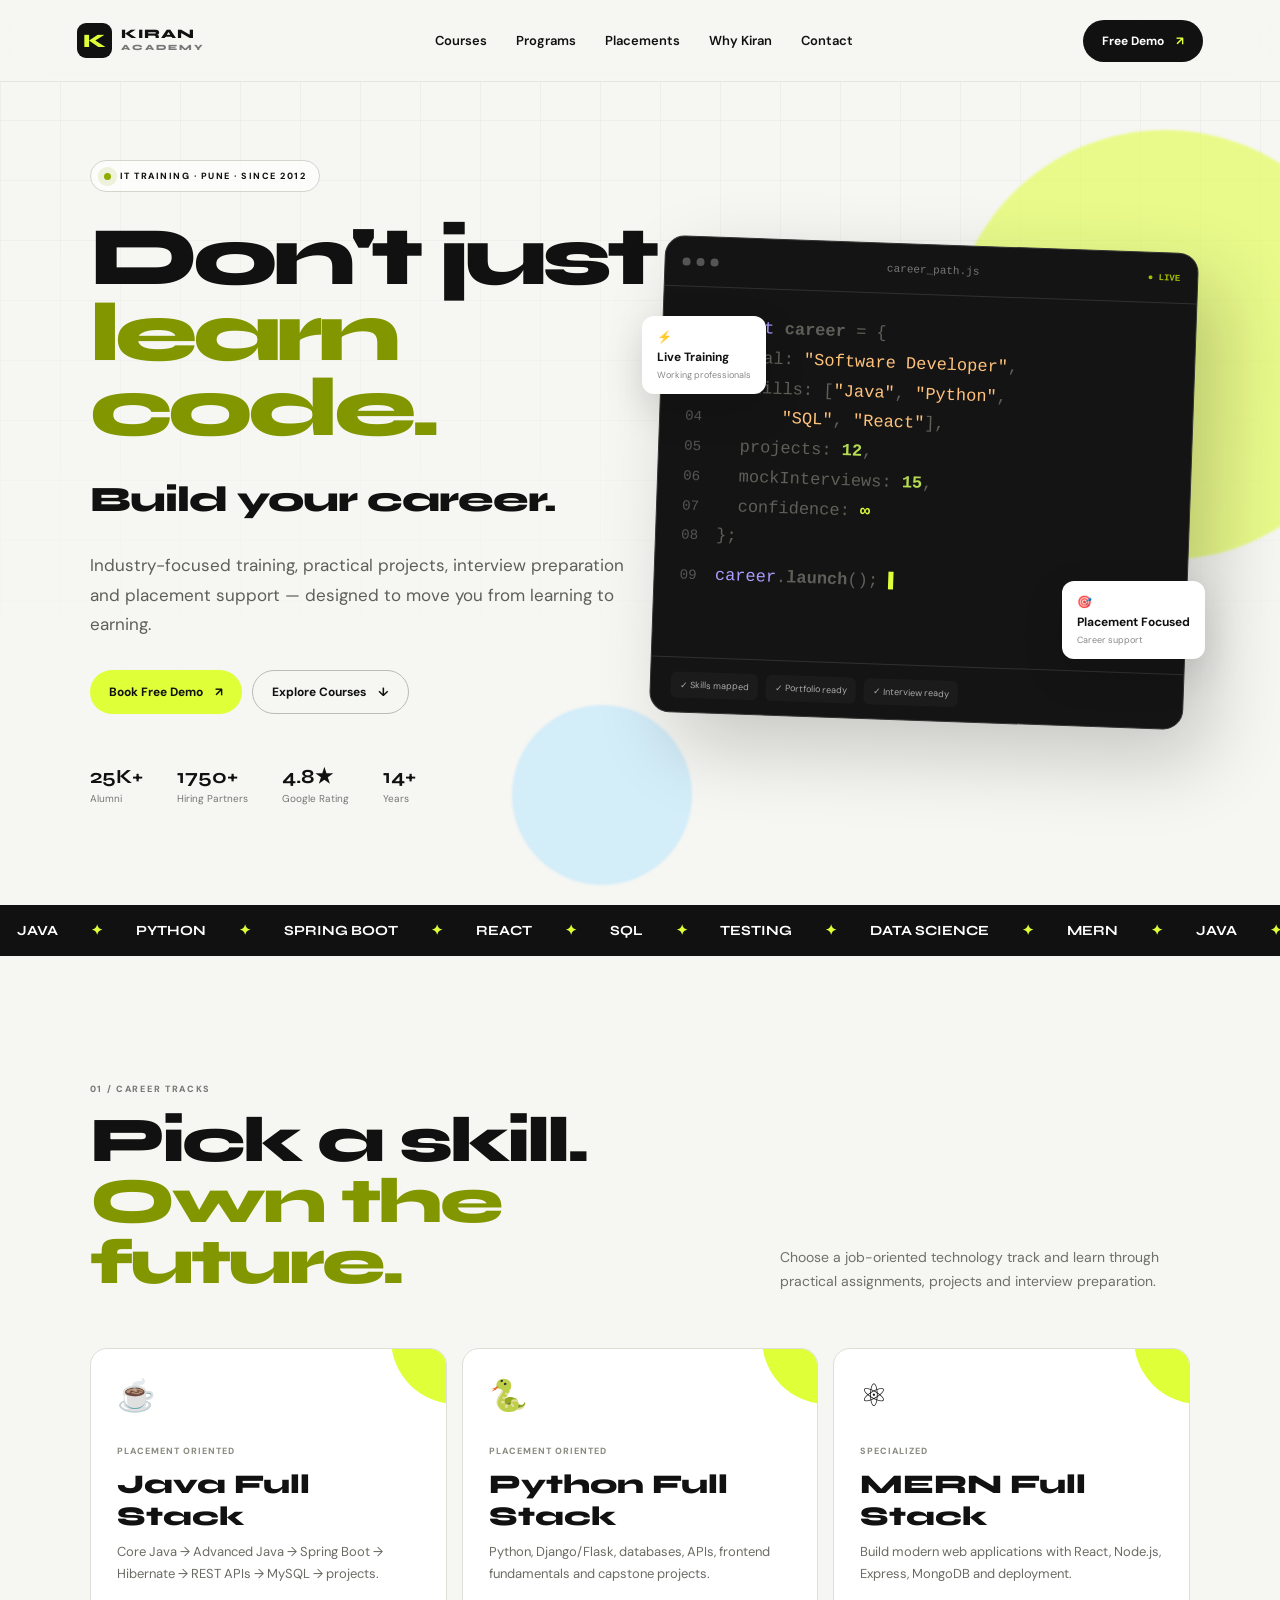
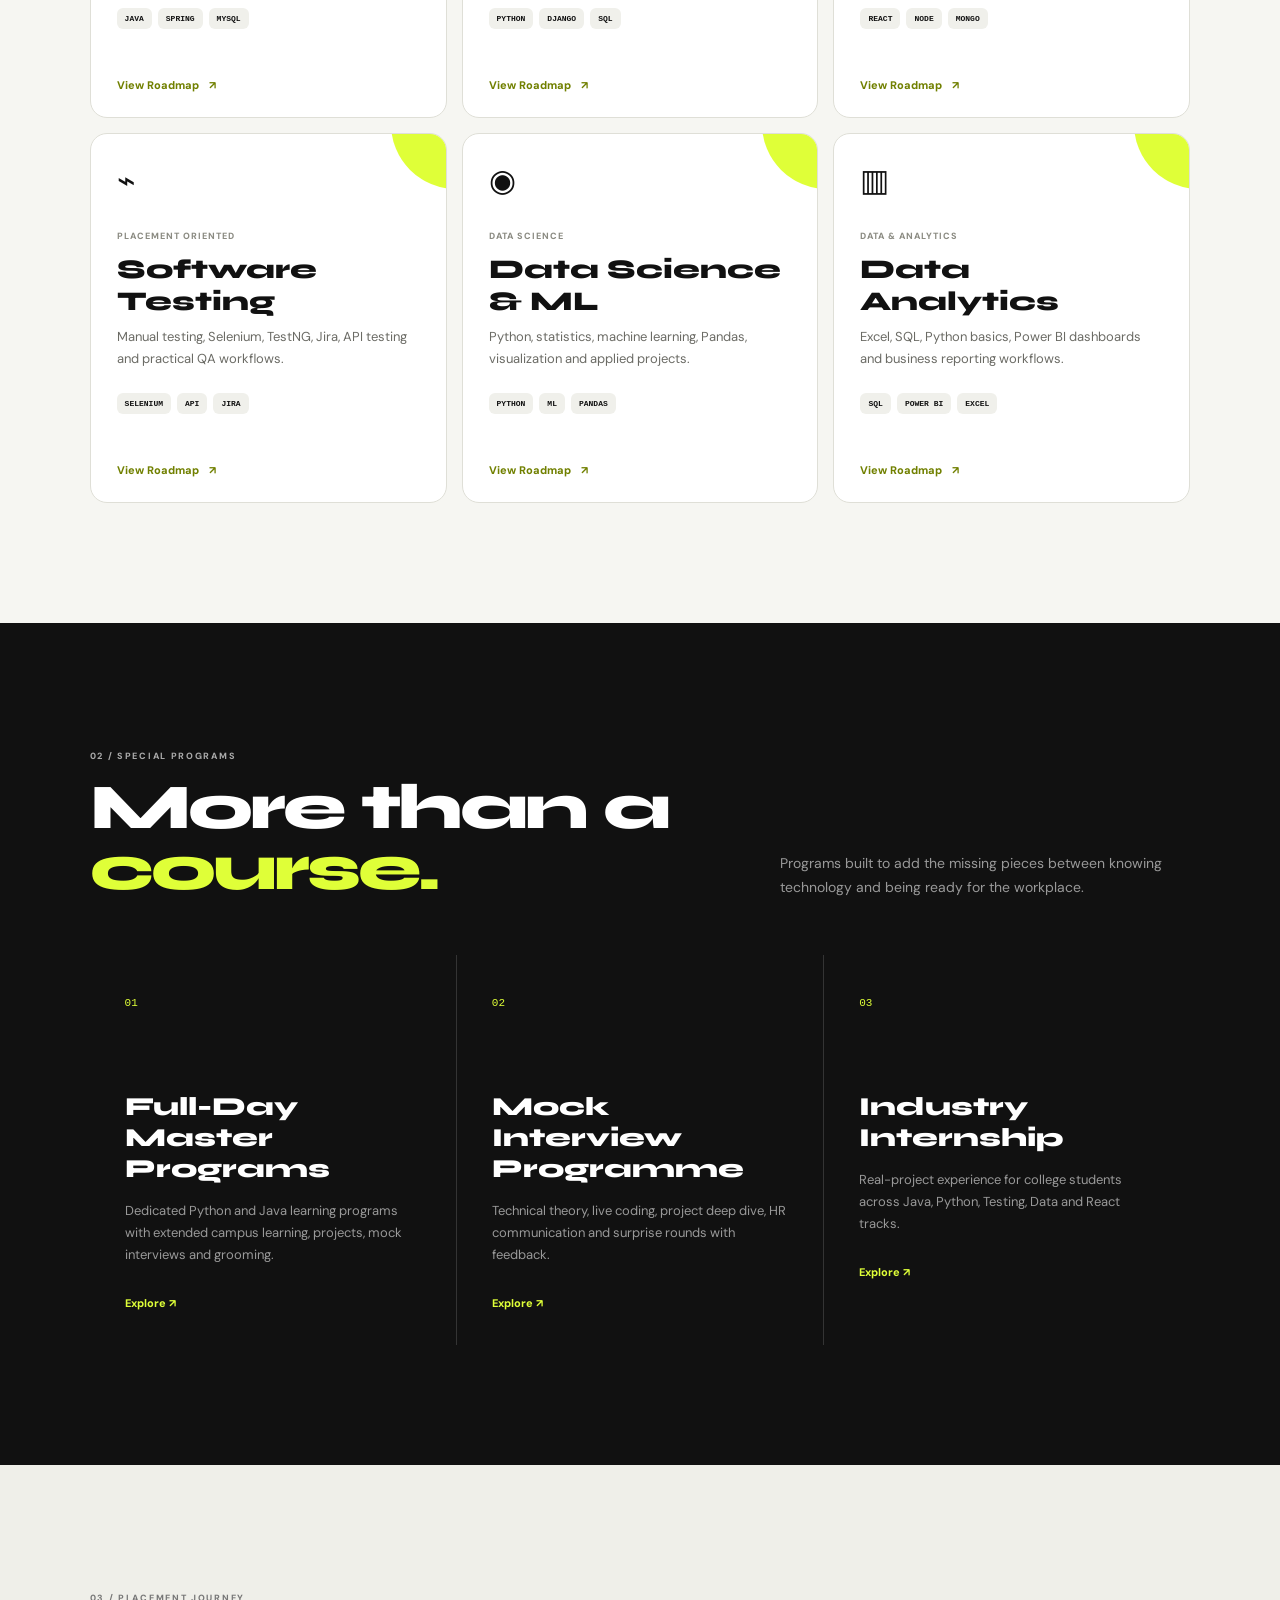
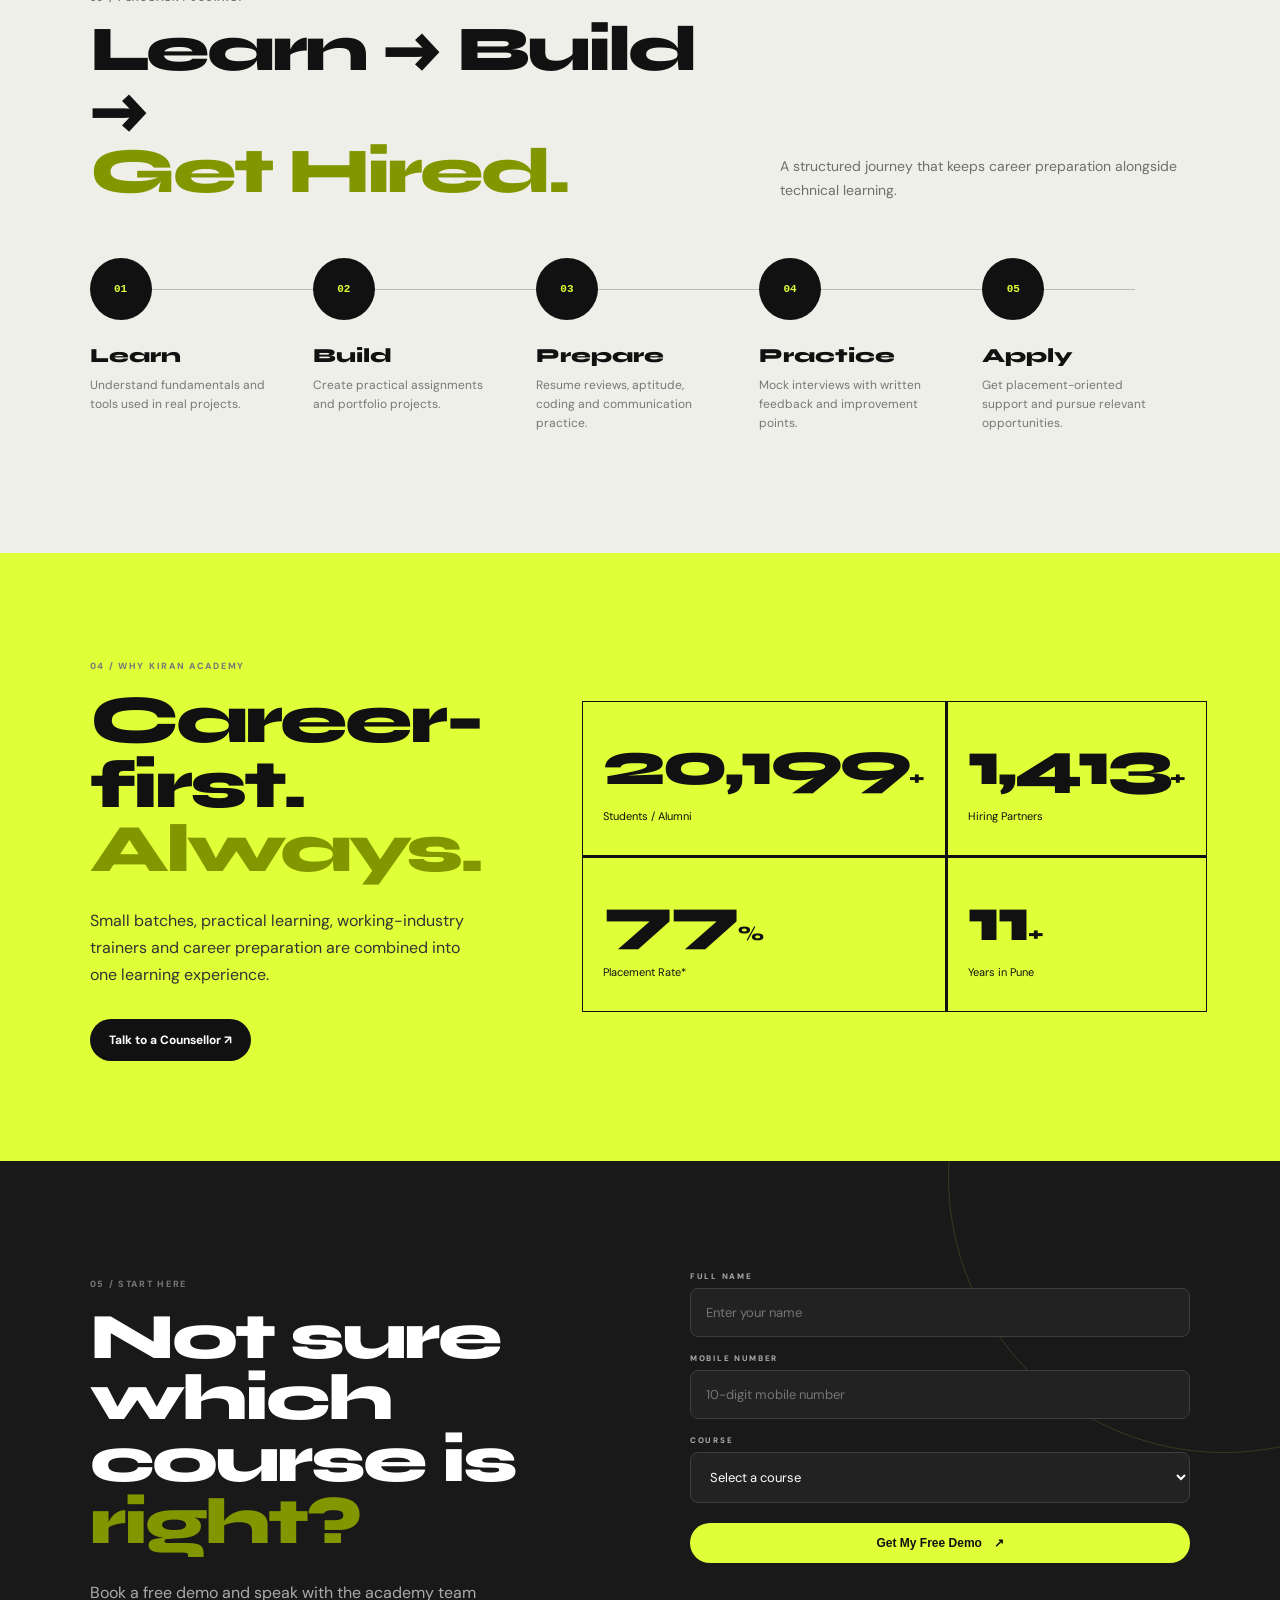
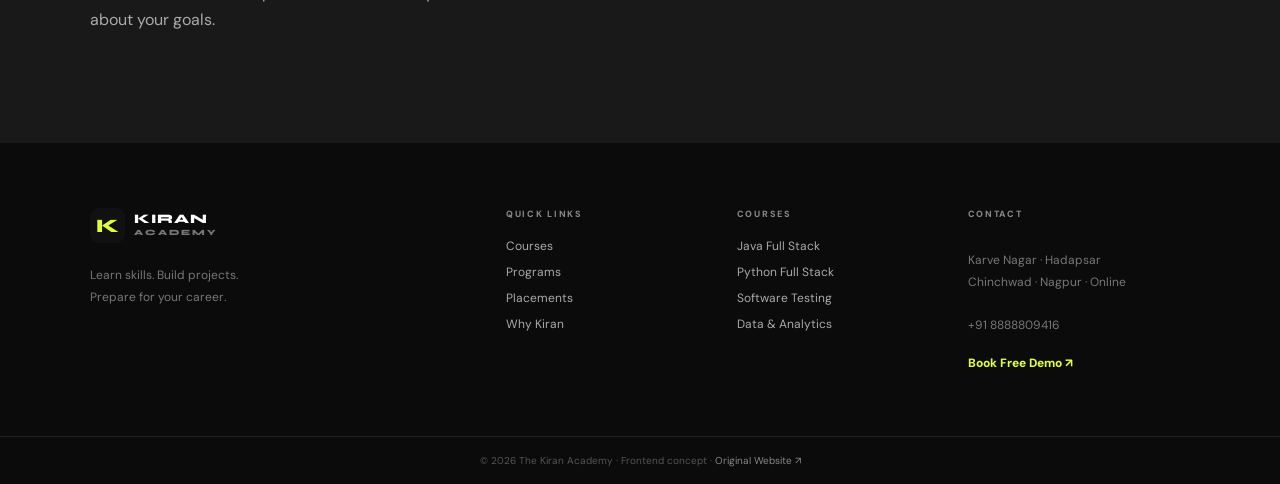
<file: index.html>
<!DOCTYPE html>
<html lang="en">
<head>
<meta charset="UTF-8">
<meta name="viewport" content="width=device-width, initial-scale=1.0">
<meta name="description" content="The Kiran Academy - IT training, career programs and placement support.">
<title>The Kiran Academy | Build Skills. Build Your Career.</title>
<link rel="preconnect" href="https://fonts.googleapis.com">
<link rel="preconnect" href="https://fonts.gstatic.com" crossorigin>
<link href="https://fonts.googleapis.com/css2?family=DM+Sans:wght@400;500;600;700&family=Syne:wght@600;700;800&display=swap" rel="stylesheet">
<link rel="stylesheet" href="style.css">
</head>
<body>
<div class="loader"><div class="loader-logo">K</div><p>THE KIRAN ACADEMY</p></div>
<div class="progress"></div>

<header class="header">
  <a href="#home" class="brand"><span>K</span><strong>KIRAN<br><i>ACADEMY</i></strong></a>
  <nav class="nav">
    <a href="#courses">Courses</a><a href="#programs">Programs</a><a href="#placements">Placements</a><a href="#about">Why Kiran</a><a href="#contact">Contact</a>
  </nav>
  <a href="#demo" class="header-btn">Free Demo <b>↗</b></a>
  <button class="hamb"><span></span><span></span><span></span></button>
</header>

<main>
<section id="home" class="hero">
  <div class="hero-lines"></div><div class="glow g1"></div><div class="glow g2"></div>
  <div class="hero-left reveal">
    <div class="eyebrow"><span></span> IT TRAINING · PUNE · SINCE 2012</div>
    <h1>Don't just<br><em>learn code.</em><br><small>Build your career.</small></h1>
    <p>Industry-focused training, practical projects, interview preparation and placement support — designed to move you from learning to earning.</p>
    <div class="actions"><a class="btn lime" href="#demo">Book Free Demo <b>↗</b></a><a class="btn outline" href="#courses">Explore Courses <b>↓</b></a></div>
    <div class="trust"><div><strong>25K+</strong><small>Alumni</small></div><div><strong>1750+</strong><small>Hiring Partners</small></div><div><strong>4.8★</strong><small>Google Rating</small></div><div><strong>14+</strong><small>Years</small></div></div>
  </div>
  <div class="hero-right reveal delay">
    <div class="terminal">
      <div class="terminal-top"><div><i></i><i></i><i></i></div><span>career_path.js</span><b>● LIVE</b></div>
      <div class="terminal-body">
        <p><small>01</small> <span class="purple">const</span> <b>career</b> = {</p>
        <p><small>02</small> &nbsp;&nbsp;goal: <mark>"Software Developer"</mark>,</p>
        <p><small>03</small> &nbsp;&nbsp;skills: [<mark>"Java"</mark>, <mark>"Python"</mark>,</p>
        <p><small>04</small> &nbsp;&nbsp;&nbsp;&nbsp;&nbsp;&nbsp;<mark>"SQL"</mark>, <mark>"React"</mark>],</p>
        <p><small>05</small> &nbsp;&nbsp;projects: <strong>12</strong>,</p>
        <p><small>06</small> &nbsp;&nbsp;mockInterviews: <strong>15</strong>,</p>
        <p><small>07</small> &nbsp;&nbsp;confidence: <b class="green">∞</b></p>
        <p><small>08</small> };</p>
        <p class="run"><small>09</small> <span class="purple">career</span>.<b>launch</b>(); <span class="cursor">▌</span></p>
      </div>
      <div class="terminal-bottom"><span>✓ Skills mapped</span><span>✓ Portfolio ready</span><span>✓ Interview ready</span></div>
    </div>
    <div class="float-card fc1">⚡ <b>Live Training</b><small>Working professionals</small></div>
    <div class="float-card fc2">🎯 <b>Placement Focused</b><small>Career support</small></div>
  </div>
</section>

<div class="marquee"><div>JAVA <i>✦</i> PYTHON <i>✦</i> SPRING BOOT <i>✦</i> REACT <i>✦</i> SQL <i>✦</i> TESTING <i>✦</i> DATA SCIENCE <i>✦</i> MERN <i>✦</i> JAVA <i>✦</i> PYTHON <i>✦</i></div></div>

<section id="courses" class="section">
  <div class="heading reveal"><div><label>01 / CAREER TRACKS</label><h2>Pick a skill.<br><em>Own the future.</em></h2></div><p>Choose a job-oriented technology track and learn through practical assignments, projects and interview preparation.</p></div>
  <div class="courses">
    <article class="course reveal"><div class="num">01</div><div class="icon">☕</div><label>PLACEMENT ORIENTED</label><h3>Java Full Stack</h3><p>Core Java → Advanced Java → Spring Boot → Hibernate → REST APIs → MySQL → projects.</p><div class="tech"><span>JAVA</span><span>SPRING</span><span>MYSQL</span></div><a href="#demo">View Roadmap <b>↗</b></a></article>
    <article class="course reveal"><div class="num">02</div><div class="icon">🐍</div><label>PLACEMENT ORIENTED</label><h3>Python Full Stack</h3><p>Python, Django/Flask, databases, APIs, frontend fundamentals and capstone projects.</p><div class="tech"><span>PYTHON</span><span>DJANGO</span><span>SQL</span></div><a href="#demo">View Roadmap <b>↗</b></a></article>
    <article class="course reveal"><div class="num">03</div><div class="icon">⚛</div><label>SPECIALIZED</label><h3>MERN Full Stack</h3><p>Build modern web applications with React, Node.js, Express, MongoDB and deployment.</p><div class="tech"><span>REACT</span><span>NODE</span><span>MONGO</span></div><a href="#demo">View Roadmap <b>↗</b></a></article>
    <article class="course reveal"><div class="num">04</div><div class="icon">⌁</div><label>PLACEMENT ORIENTED</label><h3>Software Testing</h3><p>Manual testing, Selenium, TestNG, Jira, API testing and practical QA workflows.</p><div class="tech"><span>SELENIUM</span><span>API</span><span>JIRA</span></div><a href="#demo">View Roadmap <b>↗</b></a></article>
    <article class="course reveal"><div class="num">05</div><div class="icon">◉</div><label>DATA SCIENCE</label><h3>Data Science & ML</h3><p>Python, statistics, machine learning, Pandas, visualization and applied projects.</p><div class="tech"><span>PYTHON</span><span>ML</span><span>PANDAS</span></div><a href="#demo">View Roadmap <b>↗</b></a></article>
    <article class="course reveal"><div class="num">06</div><div class="icon">▥</div><label>DATA & ANALYTICS</label><h3>Data Analytics</h3><p>Excel, SQL, Python basics, Power BI dashboards and business reporting workflows.</p><div class="tech"><span>SQL</span><span>POWER BI</span><span>EXCEL</span></div><a href="#demo">View Roadmap <b>↗</b></a></article>
  </div>
</section>

<section id="programs" class="dark">
  <div class="heading light reveal"><div><label>02 / SPECIAL PROGRAMS</label><h2>More than a<br><em>course.</em></h2></div><p>Programs built to add the missing pieces between knowing technology and being ready for the workplace.</p></div>
  <div class="program-grid">
    <div class="program reveal"><span>01</span><h3>Full-Day Master Programs</h3><p>Dedicated Python and Java learning programs with extended campus learning, projects, mock interviews and grooming.</p><a href="#demo">Explore <b>↗</b></a></div>
    <div class="program reveal"><span>02</span><h3>Mock Interview Programme</h3><p>Technical theory, live coding, project deep dive, HR communication and surprise rounds with feedback.</p><a href="#demo">Explore <b>↗</b></a></div>
    <div class="program reveal"><span>03</span><h3>Industry Internship</h3><p>Real-project experience for college students across Java, Python, Testing, Data and React tracks.</p><a href="#demo">Explore <b>↗</b></a></div>
  </div>
</section>

<section id="placements" class="section placement">
  <div class="heading reveal"><div><label>03 / PLACEMENT JOURNEY</label><h2>Learn → Build →<br><em>Get Hired.</em></h2></div><p>A structured journey that keeps career preparation alongside technical learning.</p></div>
  <div class="journey">
    <div class="journey-line"></div>
    <div class="journey-item reveal"><b>01</b><div><strong>Learn</strong><p>Understand fundamentals and tools used in real projects.</p></div></div>
    <div class="journey-item reveal"><b>02</b><div><strong>Build</strong><p>Create practical assignments and portfolio projects.</p></div></div>
    <div class="journey-item reveal"><b>03</b><div><strong>Prepare</strong><p>Resume reviews, aptitude, coding and communication practice.</p></div></div>
    <div class="journey-item reveal"><b>04</b><div><strong>Practice</strong><p>Mock interviews with written feedback and improvement points.</p></div></div>
    <div class="journey-item reveal"><b>05</b><div><strong>Apply</strong><p>Get placement-oriented support and pursue relevant opportunities.</p></div></div>
  </div>
</section>

<section id="about" class="numbers">
  <div class="number-copy reveal"><label>04 / WHY KIRAN ACADEMY</label><h2>Career-first.<br><em>Always.</em></h2><p>Small batches, practical learning, working-industry trainers and career preparation are combined into one learning experience.</p><a href="#demo" class="btn darkbtn">Talk to a Counsellor ↗</a></div>
  <div class="stats-grid">
    <div class="bigstat reveal"><strong data-count="25000">0</strong><span>+</span><p>Students / Alumni</p></div>
    <div class="bigstat reveal"><strong data-count="1750">0</strong><span>+</span><p>Hiring Partners</p></div>
    <div class="bigstat reveal"><strong data-count="96">0</strong><span>%</span><p>Placement Rate*</p></div>
    <div class="bigstat reveal"><strong data-count="14">0</strong><span>+</span><p>Years in Pune</p></div>
  </div>
</section>

<section id="demo" class="demo">
  <div class="demo-inner reveal"><label>05 / START HERE</label><h2>Not sure which<br>course is <em>right?</em></h2><p>Book a free demo and speak with the academy team about your goals.</p></div>
  <form id="demoForm" class="form reveal">
    <div class="field"><label>FULL NAME</label><input required type="text" placeholder="Enter your name"></div>
    <div class="field"><label>MOBILE NUMBER</label><input required type="tel" pattern="[0-9]{10}" placeholder="10-digit mobile number"></div>
    <div class="field"><label>COURSE</label><select required><option value="">Select a course</option><option>Java Full Stack</option><option>Python Full Stack</option><option>MERN Full Stack</option><option>Software Testing</option><option>Data Science & Machine Learning</option><option>Data Analytics</option></select></div>
    <button class="btn lime" type="submit">Get My Free Demo <b>↗</b></button><small id="success">✓ Request received. Our team can contact you shortly.</small>
  </form>
</section>
</main>

<footer id="contact">
  <div class="footer-brand"><a href="#home" class="brand"><span>K</span><strong>KIRAN<br><i>ACADEMY</i></strong></a><p>Learn skills. Build projects.<br>Prepare for your career.</p></div>
  <div><label>QUICK LINKS</label><a href="#courses">Courses</a><a href="#programs">Programs</a><a href="#placements">Placements</a><a href="#about">Why Kiran</a></div>
  <div><label>COURSES</label><a href="#courses">Java Full Stack</a><a href="#courses">Python Full Stack</a><a href="#courses">Software Testing</a><a href="#courses">Data & Analytics</a></div>
  <div><label>CONTACT</label><p>Karve Nagar · Hadapsar<br>Chinchwad · Nagpur · Online</p><p>+91 8888809416</p><a href="#demo" class="footer-cta">Book Free Demo ↗</a></div>
</footer>
<div class="bottom">© <span id="year"></span> The Kiran Academy · Frontend concept · <a href="https://thekiranacademy.com/" target="_blank">Original Website ↗</a></div>
<script src="script.js"></script>
</body>
</html>
</file>
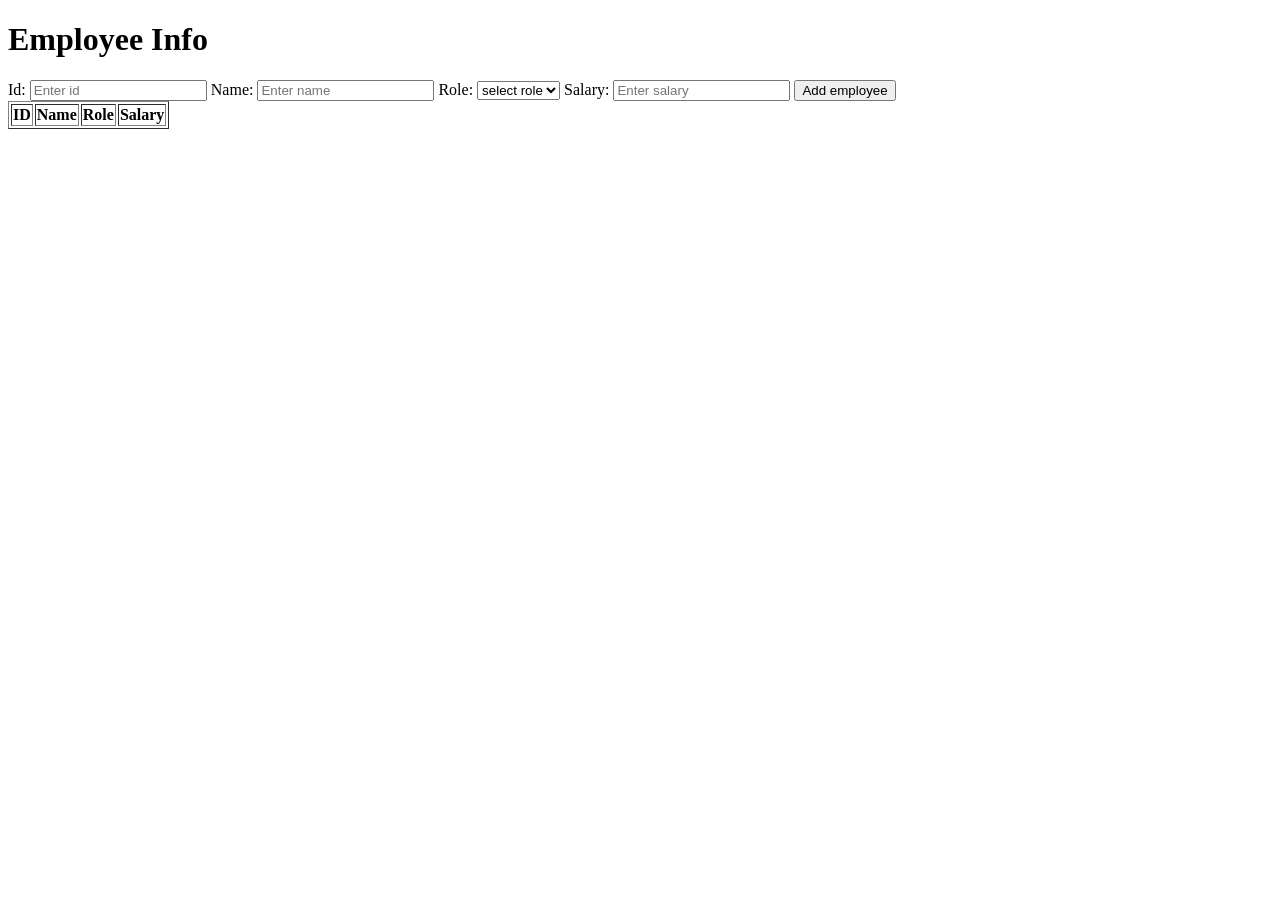
<file: Practical_7/employee/index.html>
<!DOCTYPE html>
<html lang="en">
<head>
    <meta charset="UTF-8">
    <meta name="viewport" content="width=device-width, initial-scale=1.0">
    <title>Document</title>
</head>
<body>
    <h1>Employee Info</h1>
    <form id="myForm">
        <label for="id">Id:</label>
        <input type="text" placeholder="Enter id" id="id">

        <label for="name">Name:</label>
        <input type="text" placeholder="Enter name" id="name">

        <label for="role">Role:</label>
        <select name="role" id="role">
            <option value="" disabled selected>select role</option>
            <option value="hr">HR</option>
            <option value="clerk">Clerk</option>
            <option value="dev">Developer</option>
            <option value="tester">Tester</option>
        </select>

        <label for="salary">Salary:</label>
        <input type="number" placeholder="Enter salary" id="salary">

        <button type="submit">Add employee</button>
    </form>

    <table border="1">
        <thead>
            <tr>
                <th>ID</th>
                <th>Name</th>
                <th>Role</th>
                <th>Salary</th>
            </tr>
        </thead>
        <tbody id="table"></tbody>
    </table>
    <script src="script.js"></script>
</body>
</html>
</file>
<file: style.css>
*{box-sizing:border-box;margin:0;padding:0}html{scroll-behavior:smooth}body{font-family:"DM Sans",sans-serif;background:#f6f6f2;color:#111;overflow-x:hidden}a{text-decoration:none;color:inherit}.loader{position:fixed;inset:0;background:#101010;color:#fff;z-index:1000;display:grid;place-items:center;align-content:center;gap:14px;transition:.7s}.loader.hide{opacity:0;visibility:hidden}.loader-logo{width:62px;height:62px;border:1px solid #dfff38;border-radius:16px;display:grid;place-items:center;color:#dfff38;font:800 32px Syne}.loader p{font:700 11px "DM Sans";letter-spacing:3px}.progress{position:fixed;top:0;left:0;width:0;height:3px;background:#dfff38;z-index:999}.header{position:fixed;z-index:100;top:0;left:0;right:0;height:82px;display:flex;align-items:center;justify-content:space-between;padding:0 6%;background:#f6f6f2e8;border-bottom:1px solid #11111112;backdrop-filter:blur(18px)}.brand{display:flex;align-items:center;gap:9px}.brand>span{width:35px;height:35px;border-radius:9px;background:#111;color:#dfff38;display:grid;place-items:center;font:800 19px Syne}.brand strong{font:800 13px/12px Syne;letter-spacing:1px}.brand i{font-style:normal;font-size:8px;letter-spacing:2px;color:#777}.nav{display:flex;gap:29px;font-size:13px;font-weight:600}.nav a{transition:.25s}.nav a:hover{color:#7d9000}.header-btn,.btn{border-radius:100px;padding:13px 19px;font-weight:700;font-size:12px;display:inline-flex;align-items:center;justify-content:center;gap:12px;transition:.3s}.header-btn{background:#111;color:#fff}.header-btn b{color:#dfff38}.header-btn:hover,.btn:hover{transform:translateY(-3px);box-shadow:0 15px 30px #0002}.hamb{display:none;border:0;background:none}.hamb span{display:block;width:25px;height:2px;background:#111;margin:5px}.hero{min-height:860px;padding:160px 7% 100px;display:grid;grid-template-columns:1.03fr .97fr;align-items:center;position:relative;overflow:hidden}.hero-lines{position:absolute;inset:0;background-image:linear-gradient(#1111110a 1px,transparent 1px),linear-gradient(90deg,#1111110a 1px,transparent 1px);background-size:60px 60px;mask-image:linear-gradient(to bottom,#000,transparent 80%)}.glow{position:absolute;border-radius:50%;filter:blur(1px);opacity:.55}.g1{width:430px;height:430px;background:#dfff38;right:-100px;top:130px}.g2{width:180px;height:180px;background:#b7e6ff;left:40%;bottom:20px}.hero-left,.hero-right{position:relative;z-index:2}.eyebrow{display:inline-flex;align-items:center;gap:9px;border:1px solid #d5d5ce;border-radius:50px;padding:9px 13px;font:800 9px "DM Sans";letter-spacing:1.5px;background:#ffffffa8}.eyebrow span{width:7px;height:7px;border-radius:50%;background:#91aa00;box-shadow:0 0 0 6px #91aa0020}.hero h1{font:800 clamp(53px,6.5vw,92px)/.91 Syne;letter-spacing:-5px;margin:28px 0}.hero h1 em,.heading h2 em,.numbers h2 em,.demo h2 em{font-style:normal;color:#829600}.hero h1 small{font:800 .43em Syne;letter-spacing:-1px}.hero p{max-width:610px;color:#5f5f59;line-height:1.75;font-size:17px}.actions{display:flex;gap:10px;margin-top:30px}.btn.lime{background:#dfff38;color:#111}.btn.outline{border:1px solid #bbbdb4}.btn.darkbtn{background:#111;color:#fff;margin-top:30px}.trust{display:flex;gap:34px;margin-top:50px}.trust div{display:flex;flex-direction:column}.trust strong{font:700 20px Syne}.trust small{font-size:10px;color:#777;margin-top:3px}.terminal{background:#141414;border:1px solid #343434;border-radius:20px;overflow:hidden;box-shadow:25px 30px 80px #0003;transform:rotate(2deg);animation:terminalFloat 6s ease-in-out infinite}.terminal-top{height:50px;border-bottom:1px solid #303030;display:flex;align-items:center;padding:0 17px;color:#777;font:11px monospace}.terminal-top div{display:flex;gap:6px}.terminal-top i{width:8px;height:8px;border-radius:50%;background:#555}.terminal-top span{margin-left:auto;margin-right:auto}.terminal-top b{font-size:9px;color:#a7bf00}.terminal-body{padding:25px 25px 20px;font:13px/2.05 monospace;color:#ddd;min-height:370px}.terminal-body p small{display:inline-block;color:#555;width:25px}.purple{color:#a99cff}.terminal-body mark{background:none;color:#ffc27c}.terminal-body strong{color:#b5dc52}.green{color:#dfff38!important}.run{margin-top:10px}.cursor{animation:blink 1s infinite;color:#dfff38}.terminal-bottom{display:flex;gap:8px;padding:14px 20px;border-top:1px solid #303030;font-size:9px;color:#aaa}.terminal-bottom span{background:#ffffff08;padding:7px 9px;border-radius:6px}.float-card{position:absolute;background:#fff;padding:13px 15px;border-radius:12px;box-shadow:0 15px 40px #0002;font-size:12px;display:flex;flex-direction:column;gap:4px;animation:float 5s ease-in-out infinite}.float-card small{color:#888;font-size:9px}.fc1{top:15%;left:-15px}.fc2{bottom:13%;right:-15px;animation-delay:1s}.marquee{background:#111;color:#fff;overflow:hidden;white-space:nowrap;padding:17px;font:700 14px Syne}.marquee div{display:inline-block;animation:marquee 25s linear infinite}.marquee i{color:#dfff38;font-style:normal;padding:0 30px}.section{padding:120px 7%}.heading{display:flex;justify-content:space-between;align-items:end;gap:40px;margin-bottom:55px}.heading label,.number-copy label,.demo label,footer label{font:800 9px "DM Sans";letter-spacing:1.7px;color:#777}.heading h2,.numbers h2,.demo h2{font:800 clamp(45px,5vw,70px)/.95 Syne;letter-spacing:-3px;margin-top:14px}.heading>p{max-width:410px;color:#70706a;line-height:1.7;font-size:14px}.courses{display:grid;grid-template-columns:repeat(3,1fr);gap:15px}.course{background:#fff;border:1px solid #dfdfd7;border-radius:17px;padding:26px;min-height:370px;position:relative;overflow:hidden;transition:.35s}.course:hover{transform:translateY(-8px);box-shadow:0 25px 55px #00000012}.course:after{content:"";position:absolute;width:130px;height:130px;background:#dfff38;border-radius:50%;right:-75px;top:-75px;transition:.5s}.course:hover:after{transform:scale(1.7)}.num{position:absolute;right:24px;top:22px;font:700 10px monospace;color:#999}.icon{font-size:31px;margin-bottom:22px}.course label{font-size:9px;font-weight:800;color:#8b8b82;letter-spacing:1px}.course h3{font:800 27px Syne;margin:9px 0}.course p{color:#6b6b65;font-size:13px;line-height:1.65}.tech{display:flex;gap:6px;margin-top:24px}.tech span{background:#f0f0eb;border-radius:6px;padding:6px 8px;font:700 8px monospace}.course>a{position:absolute;left:26px;bottom:25px;font-size:11px;font-weight:800;color:#718000}.course>a b{margin-left:7px}.dark{background:#111;color:#fff;padding:120px 7%}.light label{color:#aaa}.light>p{color:#999}.light h2 em{color:#dfff38}.program-grid{display:grid;grid-template-columns:repeat(3,1fr);gap:1px;background:#343434}.program{background:#111;padding:35px;min-height:330px;transition:.3s}.program:hover{background:#181818}.program>span{font:11px monospace;color:#dfff38}.program h3{font:800 26px Syne;margin:80px 0 16px}.program p{font-size:13px;line-height:1.7;color:#999}.program a{display:block;margin-top:30px;font-size:11px;font-weight:800;color:#dfff38}.placement{background:#efefe9}.journey{position:relative;display:grid;grid-template-columns:repeat(5,1fr);gap:15px}.journey-line{position:absolute;height:1px;background:#bbb;left:5%;right:5%;top:31px}.journey-item{position:relative}.journey-item>b{width:62px;height:62px;border-radius:50%;display:grid;place-items:center;background:#111;color:#dfff38;position:relative;font:700 11px monospace}.journey-item div{padding-top:23px}.journey-item strong{font:800 20px Syne}.journey-item p{color:#777;font-size:12px;line-height:1.6;margin-top:8px;padding-right:20px}.numbers{background:#dfff38;padding:100px 7%;display:grid;grid-template-columns:1fr 1fr;gap:100px;align-items:center}.numbers h2{font-size:68px}.number-copy>p{max-width:500px;margin-top:25px;line-height:1.7;color:#333}.stats-grid{display:grid;grid-template-columns:1fr 1fr;gap:1px;background:#111}.bigstat{background:#dfff38;padding:25px 20px 32px;border:1px solid #111}.bigstat strong{font:800 clamp(38px,5vw,62px) Syne;letter-spacing:-3px}.bigstat span{font:800 20px Syne}.bigstat p{font-size:11px;margin-top:8px}.demo{background:#191919;color:#fff;padding:110px 7%;display:grid;grid-template-columns:1fr 1fr;gap:100px;position:relative;overflow:hidden}.demo:after{content:"";position:absolute;width:550px;height:550px;border:1px solid #dfff3825;border-radius:50%;right:-220px;top:-260px}.demo-inner{position:relative;z-index:2}.demo h2{font-size:65px;margin-top:15px}.demo-inner>p{color:#aaa;line-height:1.7;max-width:430px;margin-top:25px}.form{position:relative;z-index:2;display:flex;flex-direction:column;gap:16px}.field{display:flex;flex-direction:column;gap:7px}.field label{color:#aaa;font-size:8px}.field input,.field select{background:#222;border:1px solid #3e3e3e;border-radius:8px;padding:15px;color:#fff;outline:none;font:13px "DM Sans"}.field input:focus,.field select:focus{border-color:#dfff38}.form .btn{border:0;cursor:pointer;width:100%;margin-top:4px}.form small{display:none;color:#dfff38;font-size:10px}footer{background:#0b0b0b;color:#fff;padding:65px 7%;display:grid;grid-template-columns:2fr 1fr 1fr 1.2fr;gap:45px}footer>div{display:flex;flex-direction:column;gap:10px}footer .footer-brand p,footer p{color:#777;font-size:12px;line-height:1.8;margin-top:12px}footer label{color:#888;margin-bottom:8px}footer a:not(.brand){font-size:12px;color:#aaa;transition:.2s}footer a:not(.brand):hover{color:#dfff38}.footer-cta{color:#dfff38!important;font-weight:800;margin-top:8px}.bottom{background:#0b0b0b;color:#555;border-top:1px solid #222;text-align:center;padding:17px;font-size:10px}.bottom a{color:#888}.reveal{opacity:0;transform:translateY(30px);transition:.8s ease}.reveal.show{opacity:1;transform:none}.delay{transition-delay:.2s}
@keyframes float{50%{transform:translateY(-13px)}}@keyframes terminalFloat{50%{transform:rotate(-1deg) translateY(-10px)}}@keyframes blink{50%{opacity:0}}@keyframes marquee{to{transform:translateX(-50%)}}
@media(max-width:950px){.nav{display:none}.header-btn{display:none}.hamb{display:block}.header.open .nav{display:flex;position:absolute;top:82px;left:0;right:0;padding:25px 7%;background:#f6f6f2;flex-direction:column;border-bottom:1px solid #ddd}.hero{grid-template-columns:1fr}.hero-right{margin-top:70px}.courses{grid-template-columns:1fr 1fr}.program-grid{grid-template-columns:1fr}.journey{grid-template-columns:1fr;gap:25px}.journey-line{left:31px;top:0;bottom:0;width:1px;height:auto;right:auto}.journey-item{display:flex;gap:20px}.journey-item div{padding-top:8px}.numbers,.demo{grid-template-columns:1fr;gap:50px}.demo h2{font-size:52px}footer{grid-template-columns:1fr 1fr}}
@media(max-width:600px){.header{height:70px;padding:0 5%}.hero{padding:125px 5% 80px}.hero h1{font-size:53px;letter-spacing:-3px}.hero p{font-size:15px}.actions{flex-direction:column}.trust{gap:18px;flex-wrap:wrap}.trust div{min-width:65px}.terminal-body{font-size:10px;padding:20px 12px}.terminal-bottom{flex-wrap:wrap}.float-card{display:none}.section,.dark,.placement{padding:85px 5%}.heading{display:block}.heading>p{margin-top:20px}.courses{grid-template-columns:1fr}.program h3{margin-top:55px}.numbers{padding:80px 5%}.numbers h2,.demo h2{font-size:47px}.stats-grid{grid-template-columns:1fr 1fr}.bigstat{padding:20px 13px}.bigstat strong{font-size:37px}footer{grid-template-columns:1fr 1fr;padding:50px 5%}.footer-brand{grid-column:1/-1}}
</file>
